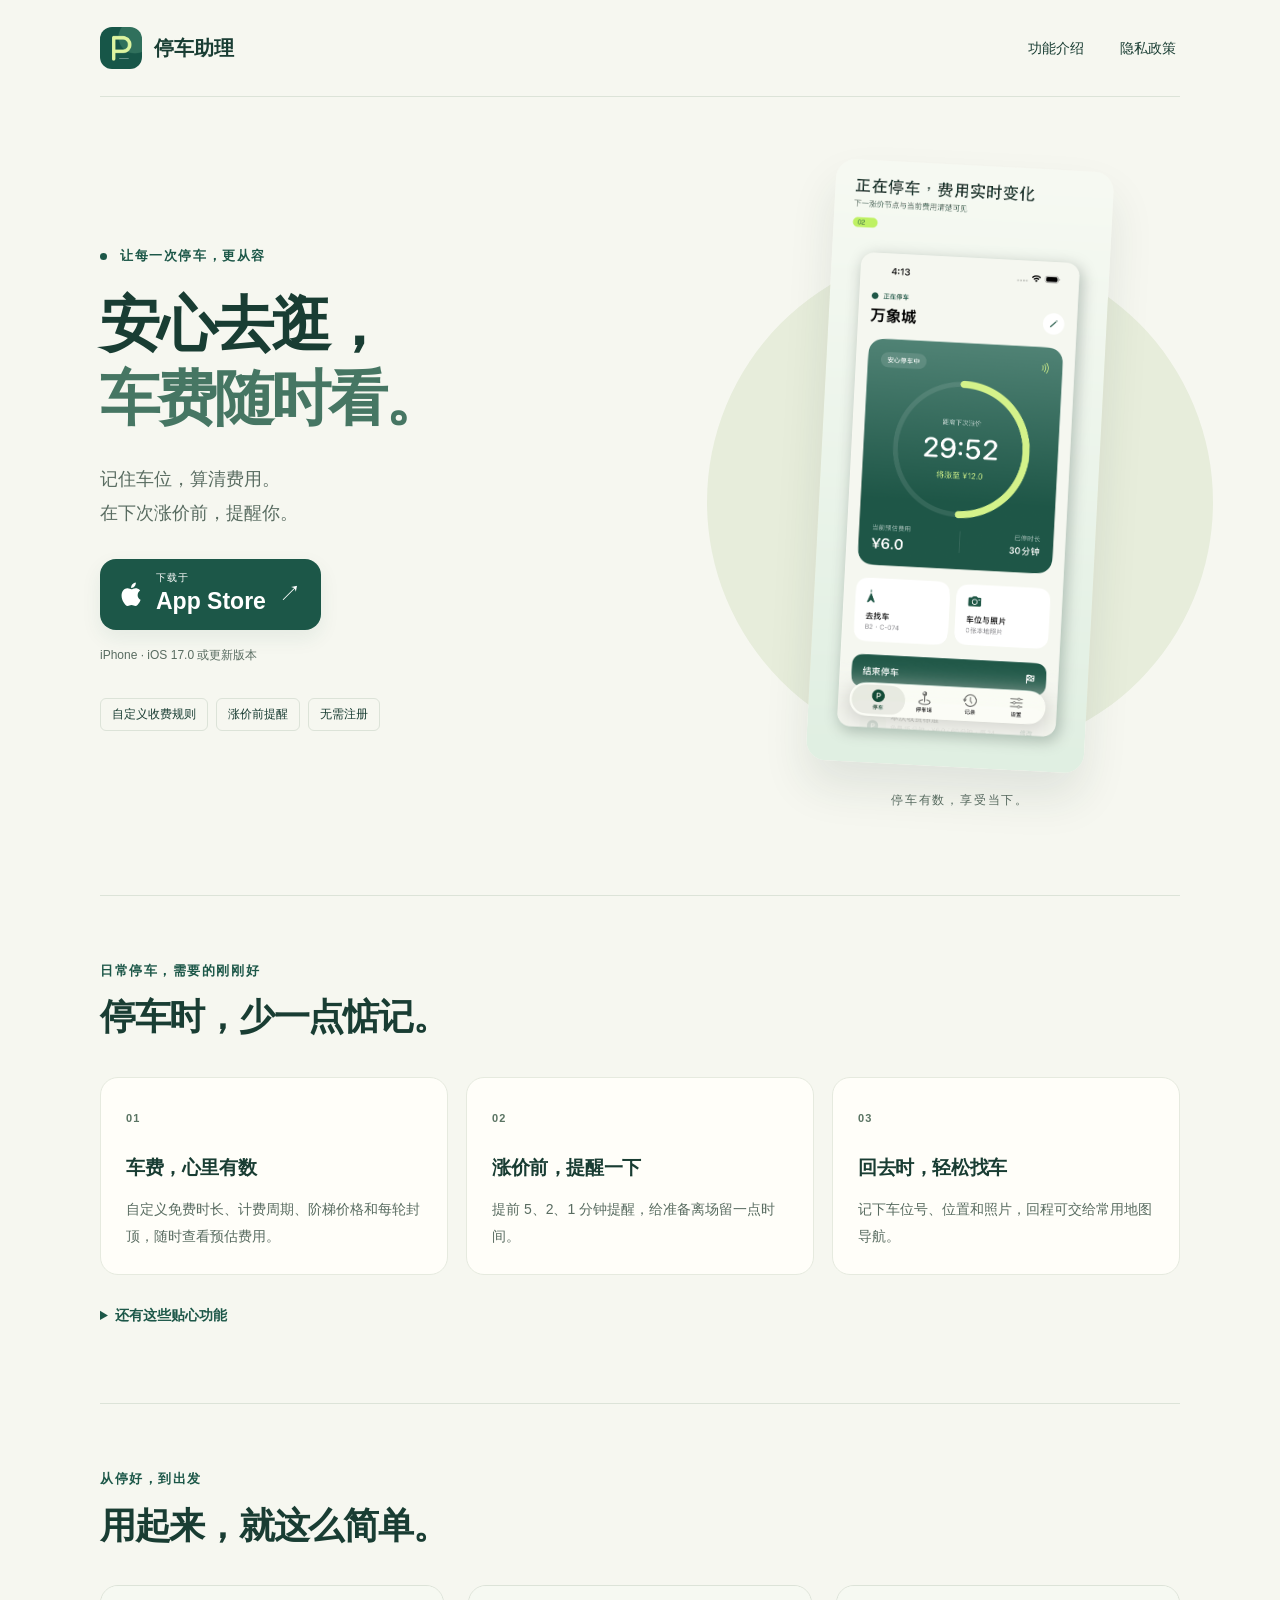
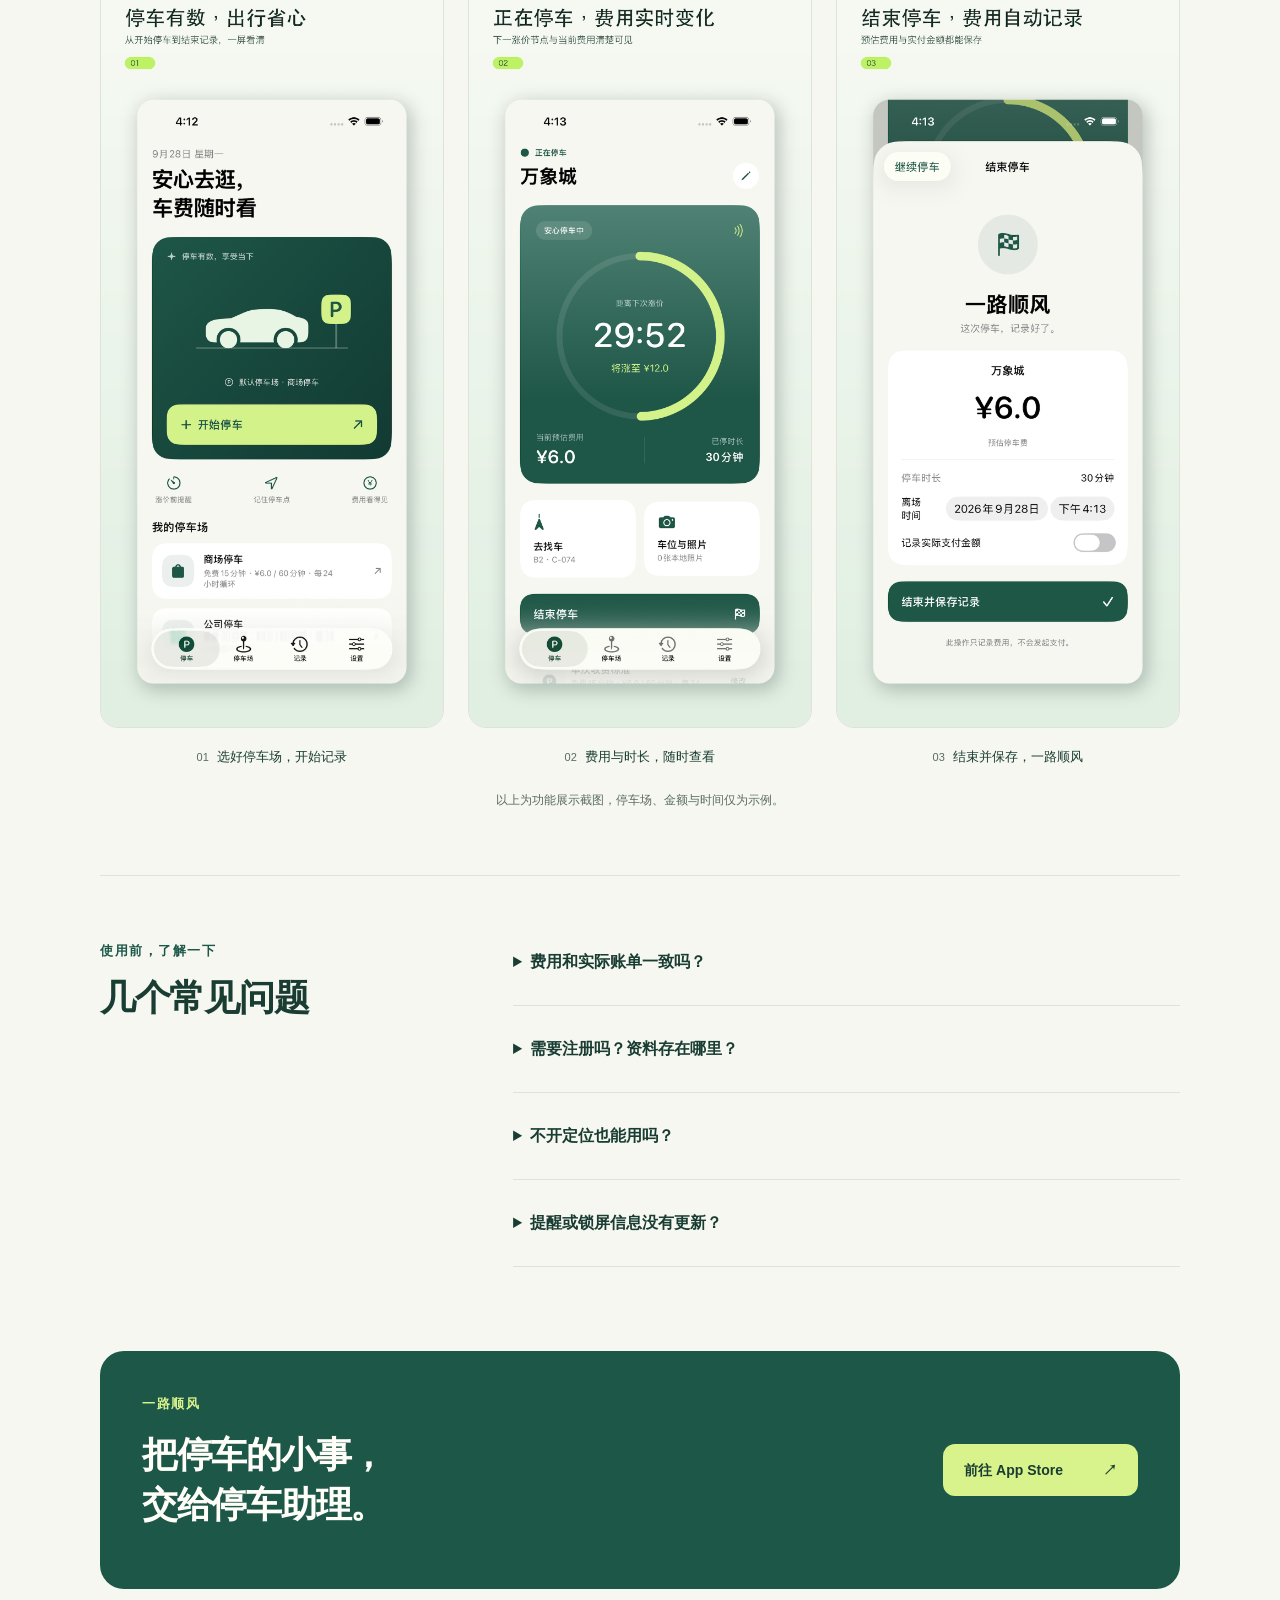
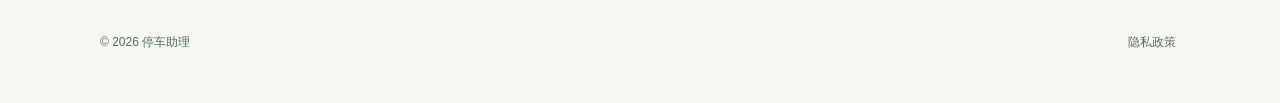
<file: index.html>
<!doctype html>
<html lang="zh-CN">
<head>
  <meta charset="utf-8">
  <meta name="viewport" content="width=device-width, initial-scale=1, viewport-fit=cover">
  <meta name="description" content="停车助理，安心去逛，车费随时看。自定义停车计费规则、涨价前提醒、车位照片、小组件与 Siri，让每一次停车更从容。">
  <meta name="theme-color" content="#1c5748">
  <meta name="apple-itunes-app" content="app-id=6817664872">
  <meta property="og:title" content="停车助理 · 安心去逛，车费随时看">
  <meta property="og:description" content="停车计时、车费估算、提前提醒与车位记录，一个清爽的小工具。">
  <meta property="og:type" content="website">
  <meta property="og:url" content="https://yu-sec.github.io/parkmate/">
  <meta property="og:image" content="https://yu-sec.github.io/parkmate/assets/app-icon.png">
  <link rel="canonical" href="https://yu-sec.github.io/parkmate/">
  <link rel="icon" type="image/png" href="assets/app-icon.png">
  <link rel="apple-touch-icon" href="assets/app-icon.png">
  <link rel="stylesheet" href="styles.css?v=20261014-mobile">
  <title>停车助理 · 安心去逛，车费随时看</title>
</head>
<body>
  <a class="skip-link" href="#main">跳转到主要内容</a>
  <header class="site-header wrap">
    <a class="brand" href="./" aria-label="停车助理首页">
      <img src="assets/app-icon.png" width="42" height="42" alt="">
      <span>停车助理</span>
    </a>
    <nav aria-label="主导航">
      <a class="features-link" href="#features">功能介绍</a>
      <a href="privacy.html">隐私政策</a>
    </nav>
  </header>

  <main id="main">
    <section class="hero wrap" aria-labelledby="hero-title">
      <div class="hero-copy">
        <p class="eyebrow"><span class="status-dot" aria-hidden="true"></span> 让每一次停车，更从容</p>
        <h1 id="hero-title">安心去逛，<br><span>车费随时看。</span></h1>
        <p class="hero-description">记住车位，算清费用。<br>在下次涨价前，提醒你。</p>
        <a class="download-button" href="https://apps.apple.com/cn/app/id6817664872" aria-label="在 App Store 下载停车助理">
          <svg width="23" height="27" viewBox="0 0 24 28" fill="currentColor" aria-hidden="true"><path d="M18.4 14.4c0-3 2.5-4.5 2.6-4.6-1.4-2-3.6-2.3-4.4-2.3-1.9-.2-3.7 1.1-4.7 1.1-1 0-2.5-1.1-4.1-1-2.1 0-4 1.2-5.1 3-2.2 3.7-.6 9.3 1.5 12.3 1 1.5 2.2 3.1 3.8 3 1.5 0 2.1-1 4-1s2.5 1 4.1 1c1.7 0 2.7-1.5 3.7-3 1.2-1.7 1.7-3.4 1.7-3.5-.1 0-3.1-1.2-3.1-5ZM15.3 5.5c.8-1 1.4-2.5 1.2-4-1.2.1-2.7.9-3.6 1.9-.8.9-1.5 2.4-1.3 3.8 1.4.1 2.8-.7 3.7-1.7Z"/></svg>
          <span><small>下载于</small><strong>App Store</strong></span>
          <span class="button-arrow" aria-hidden="true">↗</span>
        </a>
        <p class="platform-note"><span class="mobile-note">无需注册 · </span>iPhone · iOS 17.0 或更新版本</p>
        <div class="hero-tags" aria-label="产品特点"><span>自定义收费规则</span><span>涨价前提醒</span><span>无需注册</span></div>
      </div>
      <div class="hero-visual">
        <div class="visual-orbit" aria-hidden="true"></div>
        <img class="hero-screenshot" src="assets/parking-active.webp" width="1242" height="2688" alt="停车助理界面：查看当前预估费用、已停时长和距离下一次涨价的倒计时" fetchpriority="high">
        <p class="visual-caption">停车有数，享受当下。</p>
      </div>
    </section>

    <section class="features-section wrap" id="features" aria-labelledby="features-title">
      <div class="section-heading"><p class="eyebrow">日常停车，需要的刚刚好</p><h2 id="features-title">停车时，少一点惦记。</h2></div>
      <div class="feature-grid">
        <article class="feature-card"><span class="feature-number" aria-hidden="true">01</span><h3>车费，心里有数</h3><p>自定义免费时长、计费周期、阶梯价格和每轮封顶，随时查看预估费用。</p></article>
        <article class="feature-card"><span class="feature-number" aria-hidden="true">02</span><h3>涨价前，提醒一下</h3><p>提前 5、2、1 分钟提醒，给准备离场留一点时间。</p></article>
        <article class="feature-card"><span class="feature-number" aria-hidden="true">03</span><h3>回去时，轻松找车</h3><p>记下车位号、位置和照片，回程可交给常用地图导航。</p></article>
      </div>
      <details class="more-features">
        <summary>还有这些贴心功能</summary>
        <div class="feature-grid">
          <article class="feature-card"><h3>常去的地方，快速开始</h3><p>保存常去停车场和收费规则。允许定位后，可优先匹配附近已保存的停车场，也能手动选择。</p></article>
          <article class="feature-card"><h3>锁屏上，也能看一眼</h3><p>支持桌面小组件、锁屏实时活动与支持设备上的灵动岛，也可用 Siri 开始或结束停车。</p></article>
          <article class="feature-card"><h3>停车记录，随时回看</h3><p>记录预估费用或实付金额，按月份回看停车时间与支出。停车资料保存在设备本地。</p></article>
        </div>
      </details>
    </section>

    <section class="screens-section wrap" aria-labelledby="screens-title">
      <div class="section-heading"><p class="eyebrow">从停好，到出发</p><h2 id="screens-title">用起来，就这么简单。</h2></div>
      <p class="screens-hint" id="screens-hint">左右滑动 · 点图放大 <span aria-hidden="true">↔</span></p>
      <div class="screens-grid" tabindex="0" role="region" aria-label="应用截图" aria-describedby="screens-hint">
        <figure><a href="assets/parking-home.webp" aria-label="放大查看：选择停车场并开始记录"><img src="assets/parking-home.webp" width="1242" height="2688" loading="lazy" alt="选择常用停车场并开始停车的应用界面"></a><figcaption><span>01</span> 选好停车场，开始记录</figcaption></figure>
        <figure><a href="assets/parking-active.webp" aria-label="放大查看：停车费用与时长"><img src="assets/parking-active.webp" width="1242" height="2688" loading="lazy" alt="停车中的费用估算与涨价倒计时界面"></a><figcaption><span>02</span> 费用与时长，随时查看</figcaption></figure>
        <figure><a href="assets/parking-finish.webp" aria-label="放大查看：结束停车并保存记录"><img src="assets/parking-finish.webp" width="1242" height="2688" loading="lazy" alt="结束停车并保存费用记录的应用界面"></a><figcaption><span>03</span> 结束并保存，一路顺风</figcaption></figure>
      </div>
      <p class="section-note">以上为功能展示截图，停车场、金额与时间仅为示例。</p>
    </section>

    <section class="faq-section wrap" id="faq" aria-labelledby="faq-title">
      <div class="section-heading"><p class="eyebrow">使用前，了解一下</p><h2 id="faq-title">几个常见问题</h2></div>
      <div class="faq-list">
        <details><summary>费用和实际账单一致吗？</summary><p>费用根据你填写的规则计算，不接入停车场收费系统，也不会代扣停车费。请以现场收费标准和实际账单为准。会员优惠、昼夜分时等规则可能需要自行核对。</p></details>
        <details><summary>需要注册吗？资料存在哪里？</summary><p>无需注册。停车场、停车记录、车位位置和照片保存在设备本地，部分数据通过本机共享容器供小组件使用。应用使用 Google AdMob 广告及友盟基础统计，相关数据处理请阅读<a href="privacy.html">隐私政策</a>。</p></details>
        <details><summary>不开定位也能用吗？</summary><p>可以手动选择停车场和填写车位。允许使用期间定位后，可匹配附近已保存的停车场并记录车位位置。应用不进行后台持续定位。</p></details>
        <details><summary>提醒或锁屏信息没有更新？</summary><p>请检查系统通知权限、应用内提醒设置以及专注模式。锁屏实时活动和桌面小组件由 iOS 调度，费用可能需要打开应用刷新；已停时长会继续显示。提醒仅作为辅助，请合理预留离场时间。</p></details>
      </div>
    </section>

    <section class="download-section wrap" id="download" aria-labelledby="download-title">
      <div><p class="eyebrow">一路顺风</p><h2 id="download-title">把停车的小事，<br>交给停车助理。</h2></div>
      <a class="light-button" href="https://apps.apple.com/cn/app/id6817664872">前往 App Store <span aria-hidden="true">↗</span></a>
    </section>
  </main>

  <footer class="site-footer wrap"><span>© 2026 停车助理</span><nav aria-label="页脚导航"><a href="privacy.html">隐私政策</a></nav></footer>
</body>
</html>
</file>
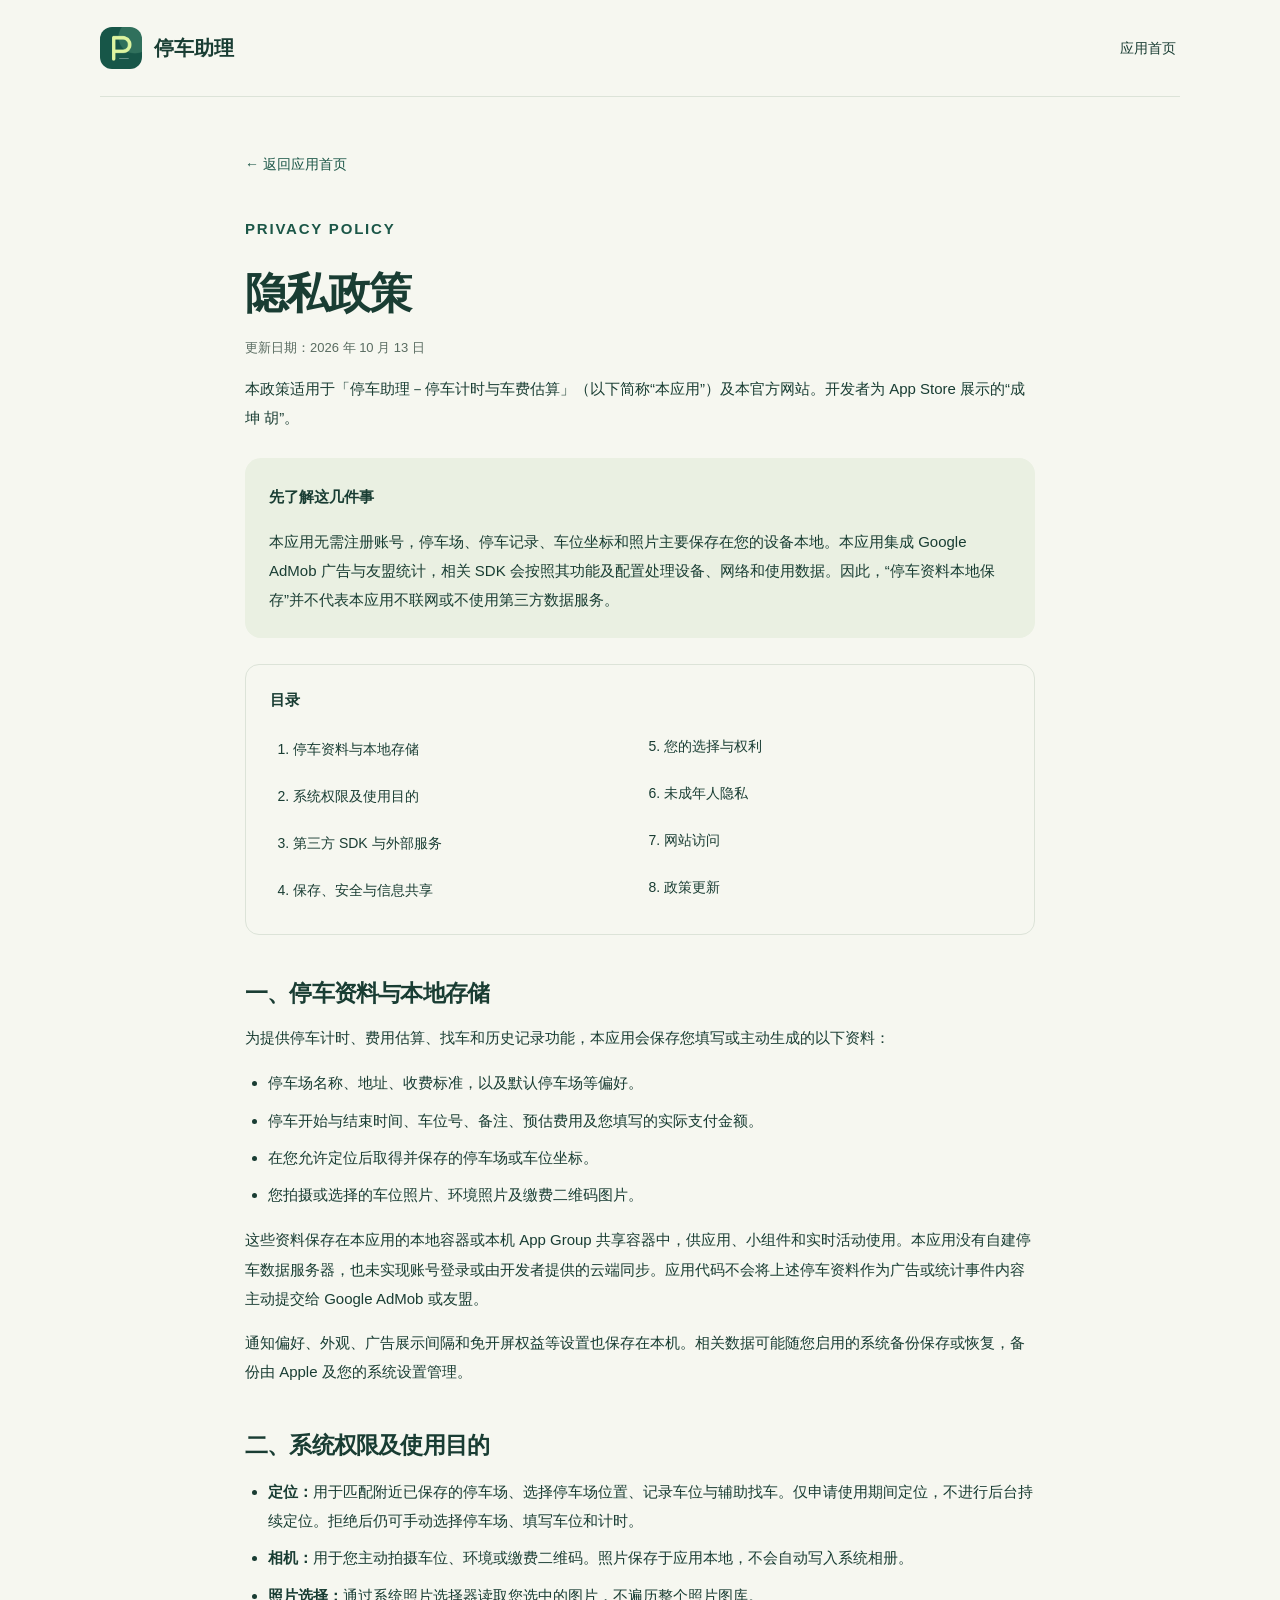
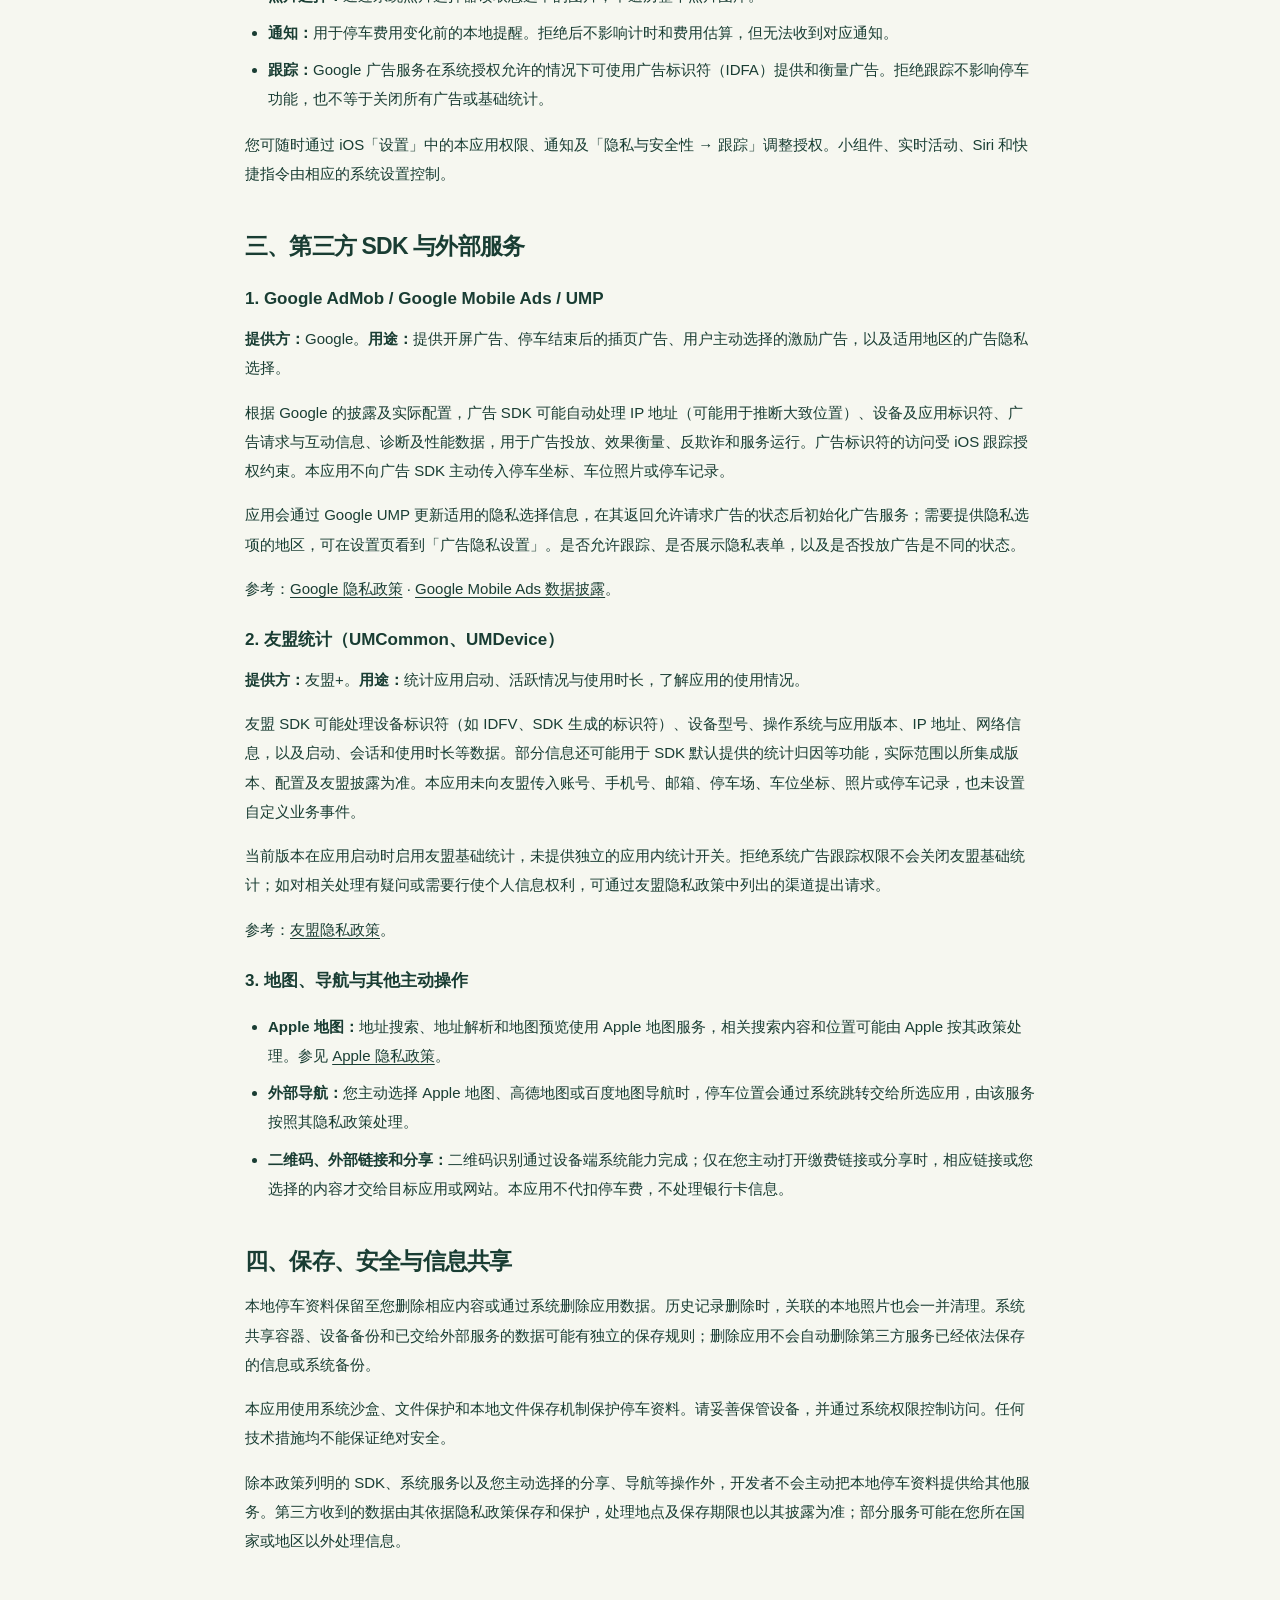
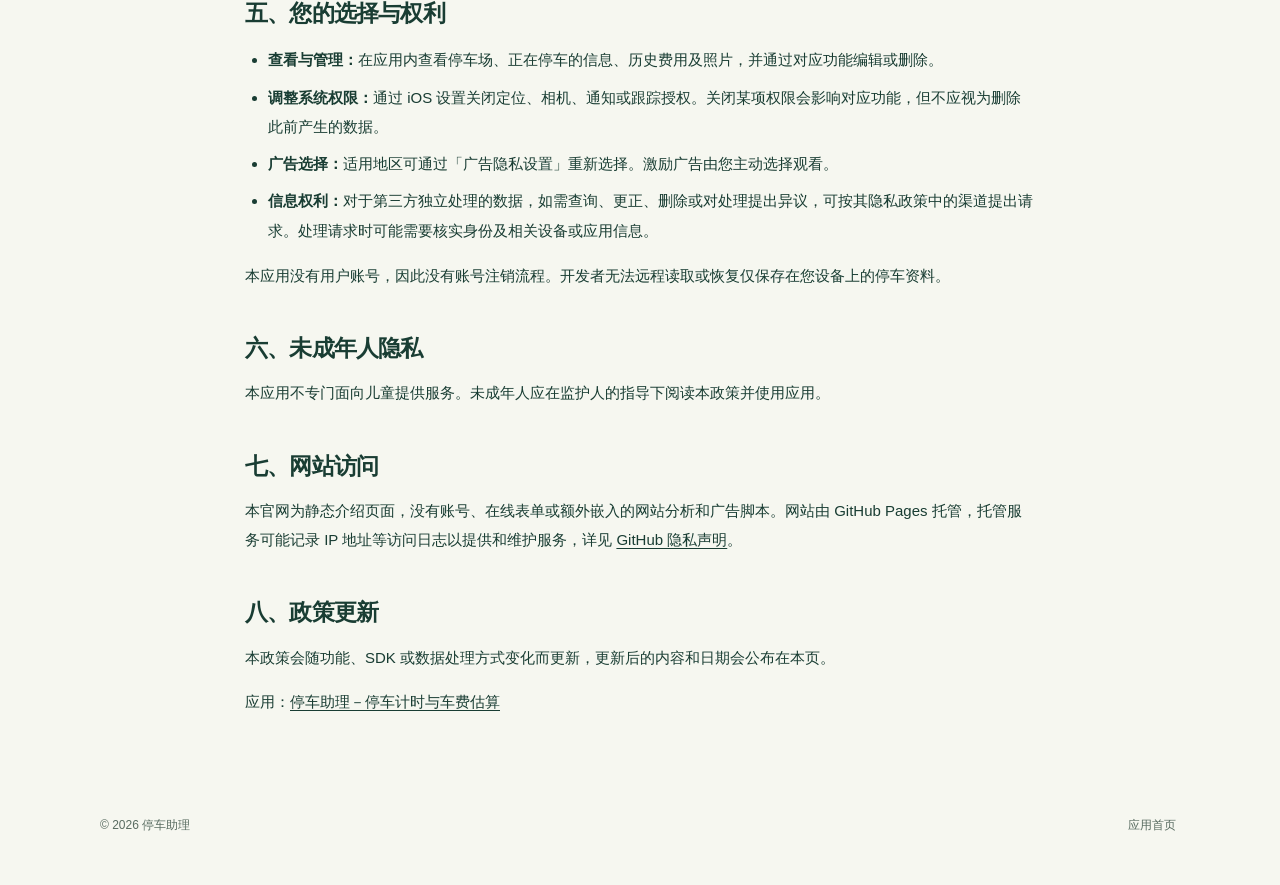
<file: privacy.html>
<!doctype html>
<html lang="zh-CN">
<head>
  <meta charset="utf-8">
  <meta name="viewport" content="width=device-width, initial-scale=1, viewport-fit=cover">
  <meta name="description" content="停车助理隐私政策：了解停车记录、本地照片、定位权限、Google AdMob 广告、友盟统计与第三方服务的数据处理方式。">
  <meta name="theme-color" content="#1c5748">
  <link rel="canonical" href="https://yu-sec.github.io/parkmate/privacy.html">
  <link rel="icon" type="image/png" href="assets/app-icon.png">
  <link rel="stylesheet" href="styles.css?v=20261014-mobile">
  <title>隐私政策 · 停车助理</title>
</head>
<body>
  <a class="skip-link" href="#main">跳转到主要内容</a>
  <header class="site-header wrap">
    <a class="brand" href="./" aria-label="停车助理首页"><img src="assets/app-icon.png" width="42" height="42" alt=""><span>停车助理</span></a>
    <nav aria-label="主导航"><a href="./">应用首页</a></nav>
  </header>
  <main class="policy wrap" id="main">
    <a class="back-link" href="./">← 返回应用首页</a>
    <p class="eyebrow">PRIVACY POLICY</p>
    <h1>隐私政策</h1>
    <p class="policy-date"><span>更新日期：2026 年 10 月 13 日</span></p>
    <p>本政策适用于「停车助理－停车计时与车费估算」（以下简称“本应用”）及本官方网站。开发者为 App Store 展示的“成坤 胡”。</p>
    <div class="policy-intro">
      <p><strong>先了解这几件事</strong></p>
      <p>本应用无需注册账号，停车场、停车记录、车位坐标和照片主要保存在您的设备本地。本应用集成 Google AdMob 广告与友盟统计，相关 SDK 会按照其功能及配置处理设备、网络和使用数据。因此，“停车资料本地保存”并不代表本应用不联网或不使用第三方数据服务。</p>
    </div>
    <nav class="policy-toc" aria-label="隐私政策目录"><p>目录</p><ol>
      <li><a href="#local-data">停车资料与本地存储</a></li><li><a href="#permissions">系统权限及使用目的</a></li><li><a href="#third-parties">第三方 SDK 与外部服务</a></li><li><a href="#storage">保存、安全与信息共享</a></li><li><a href="#choices">您的选择与权利</a></li><li><a href="#children">未成年人隐私</a></li><li><a href="#website">网站访问</a></li><li><a href="#updates">政策更新</a></li>
    </ol></nav>

    <section id="local-data">
      <h2>一、停车资料与本地存储</h2>
      <p>为提供停车计时、费用估算、找车和历史记录功能，本应用会保存您填写或主动生成的以下资料：</p>
      <ul>
        <li>停车场名称、地址、收费标准，以及默认停车场等偏好。</li>
        <li>停车开始与结束时间、车位号、备注、预估费用及您填写的实际支付金额。</li>
        <li>在您允许定位后取得并保存的停车场或车位坐标。</li>
        <li>您拍摄或选择的车位照片、环境照片及缴费二维码图片。</li>
      </ul>
      <p>这些资料保存在本应用的本地容器或本机 App Group 共享容器中，供应用、小组件和实时活动使用。本应用没有自建停车数据服务器，也未实现账号登录或由开发者提供的云端同步。应用代码不会将上述停车资料作为广告或统计事件内容主动提交给 Google AdMob 或友盟。</p>
      <p>通知偏好、外观、广告展示间隔和免开屏权益等设置也保存在本机。相关数据可能随您启用的系统备份保存或恢复，备份由 Apple 及您的系统设置管理。</p>
    </section>

    <section id="permissions">
      <h2>二、系统权限及使用目的</h2>
      <ul>
        <li><strong>定位：</strong>用于匹配附近已保存的停车场、选择停车场位置、记录车位与辅助找车。仅申请使用期间定位，不进行后台持续定位。拒绝后仍可手动选择停车场、填写车位和计时。</li>
        <li><strong>相机：</strong>用于您主动拍摄车位、环境或缴费二维码。照片保存于应用本地，不会自动写入系统相册。</li>
        <li><strong>照片选择：</strong>通过系统照片选择器读取您选中的图片，不遍历整个照片图库。</li>
        <li><strong>通知：</strong>用于停车费用变化前的本地提醒。拒绝后不影响计时和费用估算，但无法收到对应通知。</li>
        <li><strong>跟踪：</strong>Google 广告服务在系统授权允许的情况下可使用广告标识符（IDFA）提供和衡量广告。拒绝跟踪不影响停车功能，也不等于关闭所有广告或基础统计。</li>
      </ul>
      <p>您可随时通过 iOS「设置」中的本应用权限、通知及「隐私与安全性 → 跟踪」调整授权。小组件、实时活动、Siri 和快捷指令由相应的系统设置控制。</p>
    </section>

    <section id="third-parties">
      <h2>三、第三方 SDK 与外部服务</h2>
      <h3>1. Google AdMob / Google Mobile Ads / UMP</h3>
      <p><strong>提供方：</strong>Google。<strong>用途：</strong>提供开屏广告、停车结束后的插页广告、用户主动选择的激励广告，以及适用地区的广告隐私选择。</p>
      <p>根据 Google 的披露及实际配置，广告 SDK 可能自动处理 IP 地址（可能用于推断大致位置）、设备及应用标识符、广告请求与互动信息、诊断及性能数据，用于广告投放、效果衡量、反欺诈和服务运行。广告标识符的访问受 iOS 跟踪授权约束。本应用不向广告 SDK 主动传入停车坐标、车位照片或停车记录。</p>
      <p>应用会通过 Google UMP 更新适用的隐私选择信息，在其返回允许请求广告的状态后初始化广告服务；需要提供隐私选项的地区，可在设置页看到「广告隐私设置」。是否允许跟踪、是否展示隐私表单，以及是否投放广告是不同的状态。</p>
      <p>参考：<a href="https://policies.google.com/privacy">Google 隐私政策</a> · <a href="https://developers.google.com/admob/ios/privacy/data-disclosure">Google Mobile Ads 数据披露</a>。</p>

      <h3>2. 友盟统计（UMCommon、UMDevice）</h3>
      <p><strong>提供方：</strong>友盟+。<strong>用途：</strong>统计应用启动、活跃情况与使用时长，了解应用的使用情况。</p>
      <p>友盟 SDK 可能处理设备标识符（如 IDFV、SDK 生成的标识符）、设备型号、操作系统与应用版本、IP 地址、网络信息，以及启动、会话和使用时长等数据。部分信息还可能用于 SDK 默认提供的统计归因等功能，实际范围以所集成版本、配置及友盟披露为准。本应用未向友盟传入账号、手机号、邮箱、停车场、车位坐标、照片或停车记录，也未设置自定义业务事件。</p>
      <p>当前版本在应用启动时启用友盟基础统计，未提供独立的应用内统计开关。拒绝系统广告跟踪权限不会关闭友盟基础统计；如对相关处理有疑问或需要行使个人信息权利，可通过友盟隐私政策中列出的渠道提出请求。</p>
      <p>参考：<a href="https://www.umeng.com/page/policy">友盟隐私政策</a>。</p>

      <h3>3. 地图、导航与其他主动操作</h3>
      <ul>
        <li><strong>Apple 地图：</strong>地址搜索、地址解析和地图预览使用 Apple 地图服务，相关搜索内容和位置可能由 Apple 按其政策处理。参见 <a href="https://www.apple.com/legal/privacy/">Apple 隐私政策</a>。</li>
        <li><strong>外部导航：</strong>您主动选择 Apple 地图、高德地图或百度地图导航时，停车位置会通过系统跳转交给所选应用，由该服务按照其隐私政策处理。</li>
        <li><strong>二维码、外部链接和分享：</strong>二维码识别通过设备端系统能力完成；仅在您主动打开缴费链接或分享时，相应链接或您选择的内容才交给目标应用或网站。本应用不代扣停车费，不处理银行卡信息。</li>
      </ul>
    </section>

    <section id="storage">
      <h2>四、保存、安全与信息共享</h2>
      <p>本地停车资料保留至您删除相应内容或通过系统删除应用数据。历史记录删除时，关联的本地照片也会一并清理。系统共享容器、设备备份和已交给外部服务的数据可能有独立的保存规则；删除应用不会自动删除第三方服务已经依法保存的信息或系统备份。</p>
      <p>本应用使用系统沙盒、文件保护和本地文件保存机制保护停车资料。请妥善保管设备，并通过系统权限控制访问。任何技术措施均不能保证绝对安全。</p>
      <p>除本政策列明的 SDK、系统服务以及您主动选择的分享、导航等操作外，开发者不会主动把本地停车资料提供给其他服务。第三方收到的数据由其依据隐私政策保存和保护，处理地点及保存期限也以其披露为准；部分服务可能在您所在国家或地区以外处理信息。</p>
    </section>

    <section id="choices">
      <h2>五、您的选择与权利</h2>
      <ul>
        <li><strong>查看与管理：</strong>在应用内查看停车场、正在停车的信息、历史费用及照片，并通过对应功能编辑或删除。</li>
        <li><strong>调整系统权限：</strong>通过 iOS 设置关闭定位、相机、通知或跟踪授权。关闭某项权限会影响对应功能，但不应视为删除此前产生的数据。</li>
        <li><strong>广告选择：</strong>适用地区可通过「广告隐私设置」重新选择。激励广告由您主动选择观看。</li>
        <li><strong>信息权利：</strong>对于第三方独立处理的数据，如需查询、更正、删除或对处理提出异议，可按其隐私政策中的渠道提出请求。处理请求时可能需要核实身份及相关设备或应用信息。</li>
      </ul>
      <p>本应用没有用户账号，因此没有账号注销流程。开发者无法远程读取或恢复仅保存在您设备上的停车资料。</p>
    </section>

    <section id="children">
      <h2>六、未成年人隐私</h2>
      <p>本应用不专门面向儿童提供服务。未成年人应在监护人的指导下阅读本政策并使用应用。</p>
    </section>

    <section id="website">
      <h2>七、网站访问</h2>
      <p>本官网为静态介绍页面，没有账号、在线表单或额外嵌入的网站分析和广告脚本。网站由 GitHub Pages 托管，托管服务可能记录 IP 地址等访问日志以提供和维护服务，详见 <a href="https://docs.github.com/en/site-policy/privacy-policies/github-general-privacy-statement">GitHub 隐私声明</a>。</p>
    </section>

    <section id="updates">
      <h2>八、政策更新</h2>
      <p>本政策会随功能、SDK 或数据处理方式变化而更新，更新后的内容和日期会公布在本页。</p>
      <p>应用：<a href="https://apps.apple.com/cn/app/id6817664872">停车助理－停车计时与车费估算</a></p>
    </section>
  </main>
  <footer class="site-footer wrap"><span>© 2026 停车助理</span><nav aria-label="页脚导航"><a href="./">应用首页</a></nav></footer>
</body>
</html>
</file>
<file: styles.css>
:root {
  color-scheme: light;
  --canvas: #f6f7f0;
  --paper: #fffef9;
  --ink: #193d33;
  --green: #1c5748;
  --muted: #596c61;
  --lime: #d8f28c;
  --line: #dce3d8;
}

* { box-sizing: border-box; }
html { scroll-behavior: smooth; scroll-padding-top: 30px; -webkit-text-size-adjust: 100%; text-size-adjust: 100%; }
body { margin: 0; padding-inline: env(safe-area-inset-left) env(safe-area-inset-right); background: var(--canvas); color: var(--ink); font-family: -apple-system, BlinkMacSystemFont, "PingFang SC", "Hiragino Sans GB", "Microsoft YaHei", sans-serif; line-height: 1.75; -webkit-font-smoothing: antialiased; overflow-wrap: break-word; }
img { display: block; max-width: 100%; height: auto; }
a { color: inherit; text-decoration: none; }
a:hover { text-decoration: underline; text-underline-offset: 5px; }
a:focus-visible, summary:focus-visible, .screens-grid:focus-visible { outline: 3px solid #658e40; outline-offset: 4px; border-radius: 4px; }
::selection { background: var(--lime); color: var(--ink); }
.wrap { width: min(1080px, calc(100% - 64px)); margin-inline: auto; }
.skip-link { position: absolute; top: -100px; left: 20px; z-index: 10; padding: 10px 20px; background: var(--green); color: white; }
.skip-link:focus { top: 10px; }
.site-header { display: flex; align-items: center; justify-content: space-between; gap: 24px; padding-block: 26px; border-bottom: 1px solid var(--line); }
.brand { display: inline-flex; align-items: center; gap: 12px; font-size: 20px; font-weight: 700; white-space: nowrap; }
.brand img { width: 42px; height: 42px; border-radius: 12px; }
.site-header nav, .site-footer nav { display: flex; align-items: center; gap: 28px; font-size: 14px; }
.site-header a, .site-footer a { display: inline-flex; align-items: center; min-height: 44px; }
.site-header nav a, .site-footer nav a { justify-content: center; min-width: 44px; padding-inline: 4px; }
.hero { display: grid; grid-template-columns: minmax(0, 1.15fr) minmax(0, 0.85fr); gap: 45px; align-items: center; padding-block: 68px 84px; }
.hero > *, .faq-section > * { min-width: 0; }
.eyebrow { margin: 0 0 20px; font-size: 13px; font-weight: 600; letter-spacing: 0.12em; color: var(--green); }
.status-dot { display: inline-block; width: 7px; height: 7px; margin-right: 8px; border-radius: 50%; background: var(--green); }
h1, h2, h3, p { margin-top: 0; }
.hero h1 { margin-bottom: 25px; font-size: clamp(40px, 4.7vw, 62px); line-height: 1.24; letter-spacing: -0.05em; font-weight: 750; }
.hero h1 span { color: #467663; }
.hero-description { margin-bottom: 29px; font-size: 18px; color: var(--muted); line-height: 1.9; }
.download-button { display: inline-flex; gap: 13px; align-items: center; padding: 12px 20px; min-width: 216px; border-radius: 16px; background: var(--green); color: white; box-shadow: 0 8px 20px #1c574814; }
.download-button:hover, .light-button:hover { text-decoration: none; background: #284b3a; color: white; }
.download-button small { display: block; font-size: 10px; line-height: 1.4; letter-spacing: 0.12em; }
.download-button strong { display: block; font-size: 23px; line-height: 1.4; font-weight: 550; }
.button-arrow { margin-left: auto; font-size: 22px; }
.platform-note { margin: 15px 0 32px; color: var(--muted); font-size: 12px; }
.mobile-note { display: none; }
.hero-tags { display: flex; flex-wrap: wrap; gap: 8px; }
.hero-tags span { border: 1px solid var(--line); padding: 5px 11px; border-radius: 6px; font-size: 12px; }
.hero-visual { position: relative; isolation: isolate; display: flex; flex-direction: column; align-items: center; }
.visual-orbit { position: absolute; z-index: -1; width: 115%; aspect-ratio: 1; top: 13%; border-radius: 50%; background: #e7eddb; }
.hero-screenshot { width: 278px; border-radius: 20px; transform: rotate(3deg); box-shadow: 0 25px 45px #193d331a; }
.visual-caption { margin: 23px 0 0; font-size: 12px; letter-spacing: 0.15em; color: var(--muted); }
.features-section, .screens-section, .faq-section { padding-block: 64px; border-top: 1px solid var(--line); }
.section-heading { margin-bottom: 34px; }
.section-heading .eyebrow { margin-bottom: 10px; }
h2 { margin-bottom: 13px; font-size: clamp(25px, 3vw, 36px); letter-spacing: -0.035em; line-height: 1.4; }
.section-heading > p:last-child { margin-bottom: 0; color: var(--muted); font-size: 15px; }
.feature-grid { display: grid; grid-template-columns: repeat(3, 1fr); gap: 18px; }
.feature-card { background: var(--paper); border: 1px solid #e6eadf; border-radius: 18px; padding: 25px; }
.feature-number { font-size: 11px; font-weight: 650; letter-spacing: 0.1em; color: #5a7463; }
.feature-card h3 { margin: 20px 0 12px; font-size: 19px; letter-spacing: -0.02em; }
.feature-card p { margin: 0; color: var(--muted); font-size: 14px; line-height: 1.9; }
.more-features { margin-top: 20px; }
.more-features > summary { width: fit-content; color: var(--green); font-size: 14px; }
.more-features .feature-grid { margin-top: 16px; }
.more-features h3 { margin-top: 0; }
.screens-grid { display: grid; grid-template-columns: repeat(3, 1fr); gap: 24px; }
.screens-grid a { display: block; border-radius: 18px; }
.screens-hint { display: none; }
figure { margin: 0; min-width: 0; }
.screens-grid img { width: 100%; border-radius: 18px; border: 1px solid var(--line); }
figcaption { margin-top: 18px; font-size: 13px; text-align: center; }
figcaption span { margin-right: 5px; color: var(--muted); font-size: 11px; }
.section-note { margin: 22px 0 0; font-size: 12px; color: var(--muted); text-align: center; }
.faq-section { display: grid; grid-template-columns: 0.7fr 1.3fr; gap: 54px; }
.faq-list details { border-bottom: 1px solid var(--line); padding-block: 21px; }
.faq-list details:first-child { padding-top: 0; }
summary { cursor: pointer; font-weight: 600; font-size: 16px; padding: 8px 12px 8px 0; min-height: 44px; }
.faq-list details p { margin: 15px 0 0; color: var(--muted); font-size: 14px; }
.faq-list details a, .policy a:not(.back-link):not(.policy-toc a) { text-decoration: underline; text-underline-offset: 3px; }
.download-section { margin-top: 20px; padding: 42px; border-radius: 24px; display: flex; align-items: center; justify-content: space-between; gap: 24px; background: var(--green); color: var(--paper); }
.download-section .eyebrow { color: var(--lime); margin-bottom: 14px; }
.download-section h2 { margin-bottom: 16px; }
.light-button { display: inline-flex; align-items: center; gap: 40px; white-space: nowrap; background: var(--lime); color: var(--ink); border-radius: 12px; padding: 14px 21px; font-size: 14px; font-weight: 600; }
.site-footer { display: flex; align-items: center; justify-content: space-between; gap: 20px; padding-block: 32px 38px; color: var(--muted); font-size: 12px; }
.site-footer nav { gap: 23px; font-size: 12px; }
.policy { max-width: 790px; padding-block: 45px 40px; }
.back-link { display: inline-flex; align-items: center; min-height: 44px; margin-bottom: 28px; font-size: 14px; color: var(--green); }
.policy h1 { font-size: clamp(32px, 5vw, 43px); letter-spacing: -0.04em; line-height: 1.4; margin-bottom: 12px; }
.policy .policy-date { display: flex; flex-wrap: wrap; gap: 4px 20px; color: var(--muted); font-size: 13px; }
.policy-date span { white-space: nowrap; }
.policy-intro { padding: 24px; border-radius: 16px; background: #eaf0e2; margin-block: 26px; }
.policy-intro p:last-child { margin-bottom: 0; }
.policy p, .policy li { font-size: 15px; line-height: 1.95; }
.policy ul, .policy ol { padding-left: 23px; }
.policy li { margin-block: 8px; }
.policy h2 { margin: 42px 0 14px; font-size: 23px; }
.policy h3 { font-size: 17px; margin: 22px 0 10px; }
.policy-toc { padding: 20px 24px; border: 1px solid var(--line); border-radius: 14px; }
.policy-toc p { font-weight: 600; margin-bottom: 10px; }
.policy-toc ol { margin: 0; columns: 2; column-gap: 25px; }
.policy-toc li { margin: 3px 0; font-size: 14px; break-inside: avoid; }
.policy-toc a { display: inline-flex; align-items: center; min-height: 44px; }
.policy .policy-note { border-left: 3px solid #84a471; padding: 13px 18px; background: #eaf0e2; }

@media (max-width: 820px) {
  .hero { gap: 25px; padding-top: 52px; }
  .hero-screenshot { width: 238px; }
  .hero-description { font-size: 16px; }
  .feature-grid { grid-template-columns: repeat(2, 1fr); }
  .faq-section { gap: 30px; }
  .screens-grid { gap: 16px; }
  figcaption { font-size: 12px; }
}

@media (max-width: 700px) {
  .wrap { width: calc(100% - 40px); }
  .site-header { padding-block: max(12px, env(safe-area-inset-top)) 12px; gap: 12px; }
  .brand { font-size: 17px; gap: 9px; }
  .brand img { width: 35px; height: 35px; border-radius: 10px; }
  .site-header nav { gap: 12px; font-size: 14px; }
  .site-header .features-link { display: none; }
  .hero { grid-template-columns: 1fr; padding-block: 36px 32px; gap: 0; }
  .hero h1 { font-size: clamp(36px, 10.8vw, 48px); margin-bottom: 16px; line-height: 1.25; }
  .hero-description { font-size: 16px; margin-bottom: 24px; line-height: 1.75; }
  .download-button { width: 100%; max-width: 360px; min-height: 58px; padding: 8px 18px; border-radius: 13px; box-shadow: none; }
  .download-button strong { font-size: 21px; }
  .platform-note { margin-block: 12px 0; font-size: 11px; }
  .mobile-note { display: inline; }
  .hero .eyebrow, .hero-tags, .hero-visual { display: none; }
  .section-heading .eyebrow, .download-section .eyebrow { display: none; }
  .features-section, .screens-section, .faq-section { padding-block: 32px; }
  .section-heading { margin-bottom: 24px; }
  .section-heading h2 { font-size: clamp(22px, 6vw, 28px); margin-bottom: 0; }
  .feature-grid { grid-template-columns: 1fr; gap: 0; }
  .feature-card { display: grid; grid-template-columns: 28px minmax(0, 1fr); column-gap: 12px; padding: 20px 0; border: 0; border-radius: 0; background: transparent; }
  .feature-card:first-child { padding-top: 0; }
  .feature-card + .feature-card { border-top: 1px solid var(--line); }
  .feature-number { grid-row: 1 / 3; padding-top: 3px; font-size: 12px; }
  .feature-card h3 { margin: 0 0 6px; font-size: 17px; }
  .feature-card p { grid-column: 2; font-size: 14px; line-height: 1.75; }
  .more-features { margin-top: 0; border-top: 1px solid var(--line); }
  .more-features > summary { padding-block: 16px; }
  .more-features .feature-grid { margin-top: 4px; }
  .more-features .feature-card { display: block; }
  .screens-section .section-heading { margin-bottom: 12px; }
  .screens-hint { display: flex; justify-content: space-between; margin: 0 0 20px; color: var(--muted); font-size: 12px; }
  .screens-grid { grid-template-columns: none; grid-auto-flow: column; grid-auto-columns: min(66vw, 224px); gap: 16px; width: 100%; min-width: 0; overflow-x: auto; overscroll-behavior-x: contain; scroll-snap-type: x mandatory; padding-block: 4px 14px; scrollbar-width: thin; scrollbar-color: #9daf99 transparent; }
  .screens-grid figure { scroll-snap-align: start; }
  figcaption { font-size: 13px; margin-top: 12px; }
  .section-note { text-align: left; font-size: 11px; margin-top: 16px; }
  .faq-section { grid-template-columns: 1fr; gap: 5px; }
  .faq-section .section-heading { margin-bottom: 20px; }
  .faq-list details { padding-block: 8px; }
  .faq-list summary { font-size: 15px; }
  .faq-list details p { font-size: 15px; line-height: 1.8; }
  .download-section { margin-top: 0; padding: 24px; flex-direction: column; align-items: flex-start; gap: 20px; border-radius: 18px; }
  .download-section h2 { font-size: 24px; margin-bottom: 0; }
  .light-button { width: 100%; min-height: 52px; justify-content: space-between; gap: 16px; }
  .site-footer { flex-wrap: wrap; gap: 12px; padding-block: 20px max(20px, env(safe-area-inset-bottom)); }
  .site-footer nav { gap: 16px; font-size: 14px; }
  .policy { padding-top: 20px; }
  .back-link { margin-bottom: 18px; }
  .policy p, .policy li { line-height: 1.85; }
  .policy h2 { font-size: 21px; margin-top: 32px; }
  .policy-intro { padding: 20px; }
  .policy-toc { padding: 16px 20px; }
  .policy-toc ol { columns: 1; }
}

@media (prefers-reduced-motion: reduce) {
  html { scroll-behavior: auto; }
}
</file>
